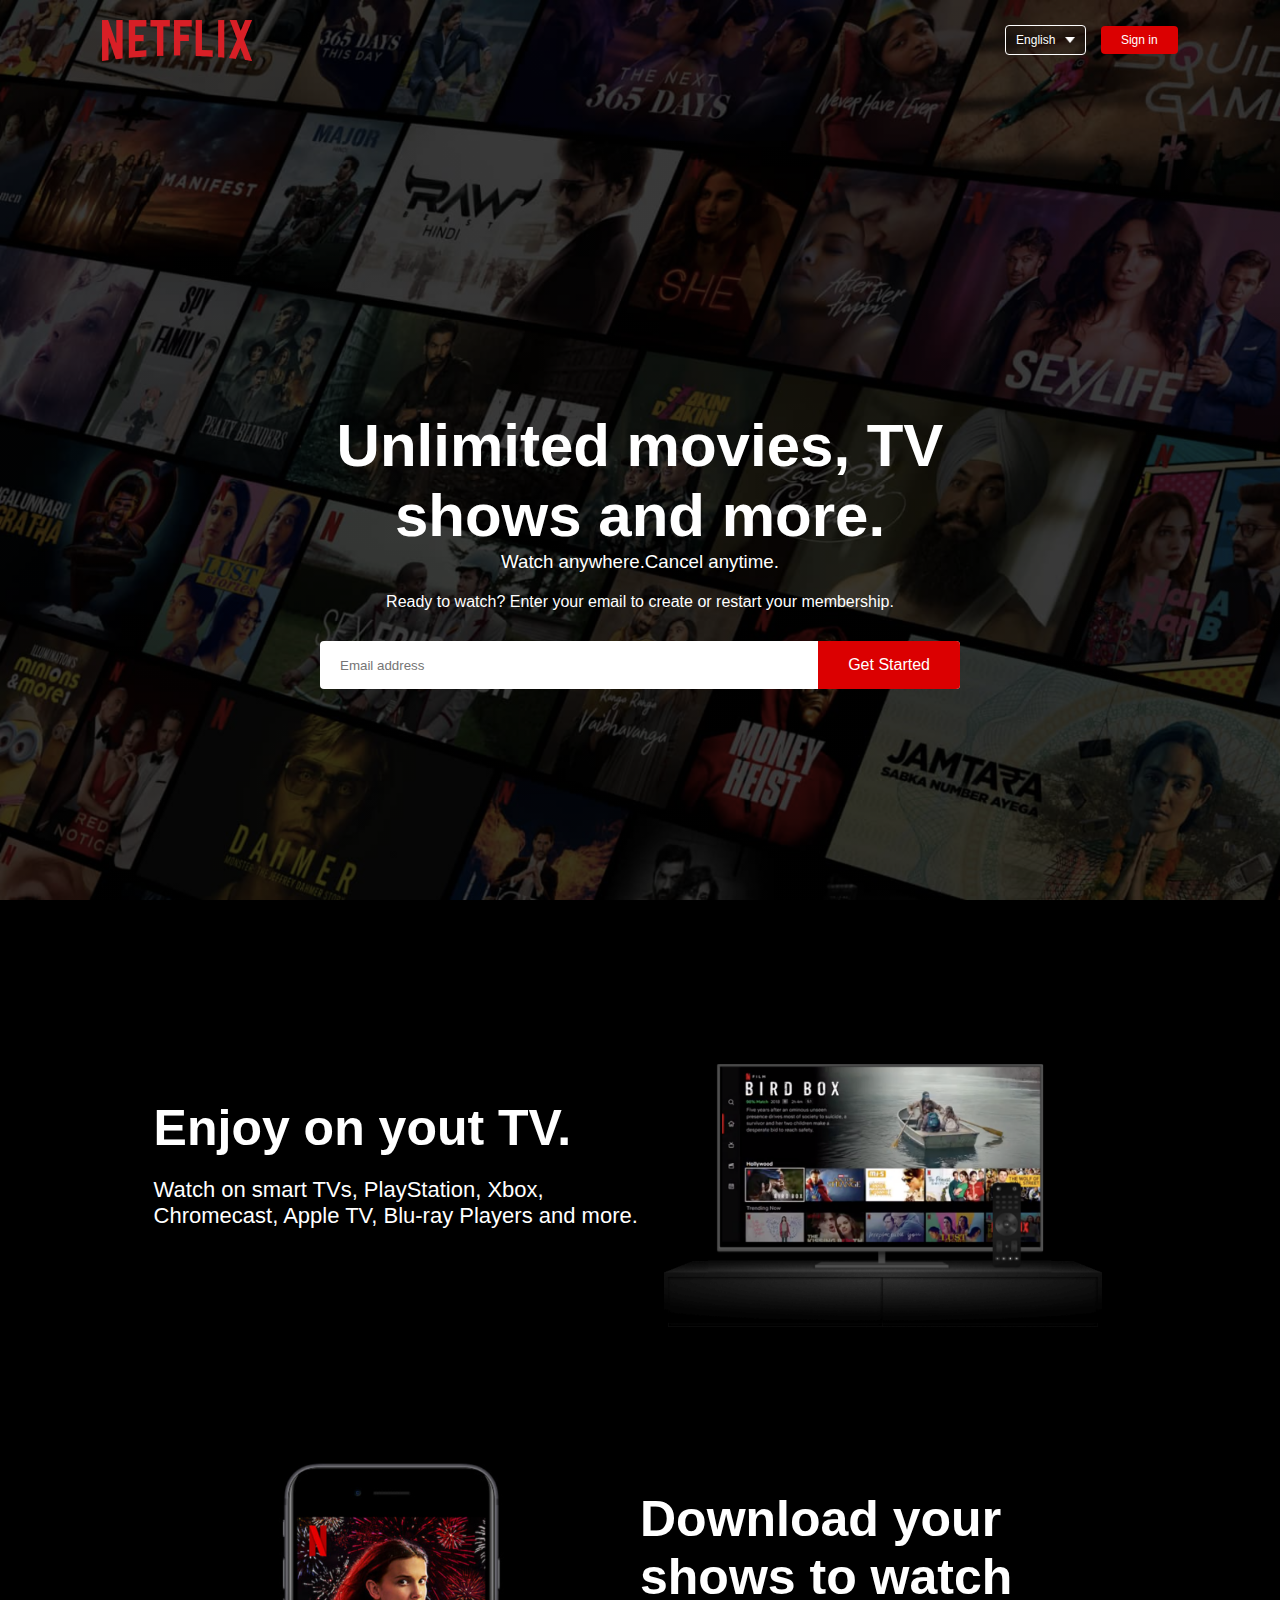
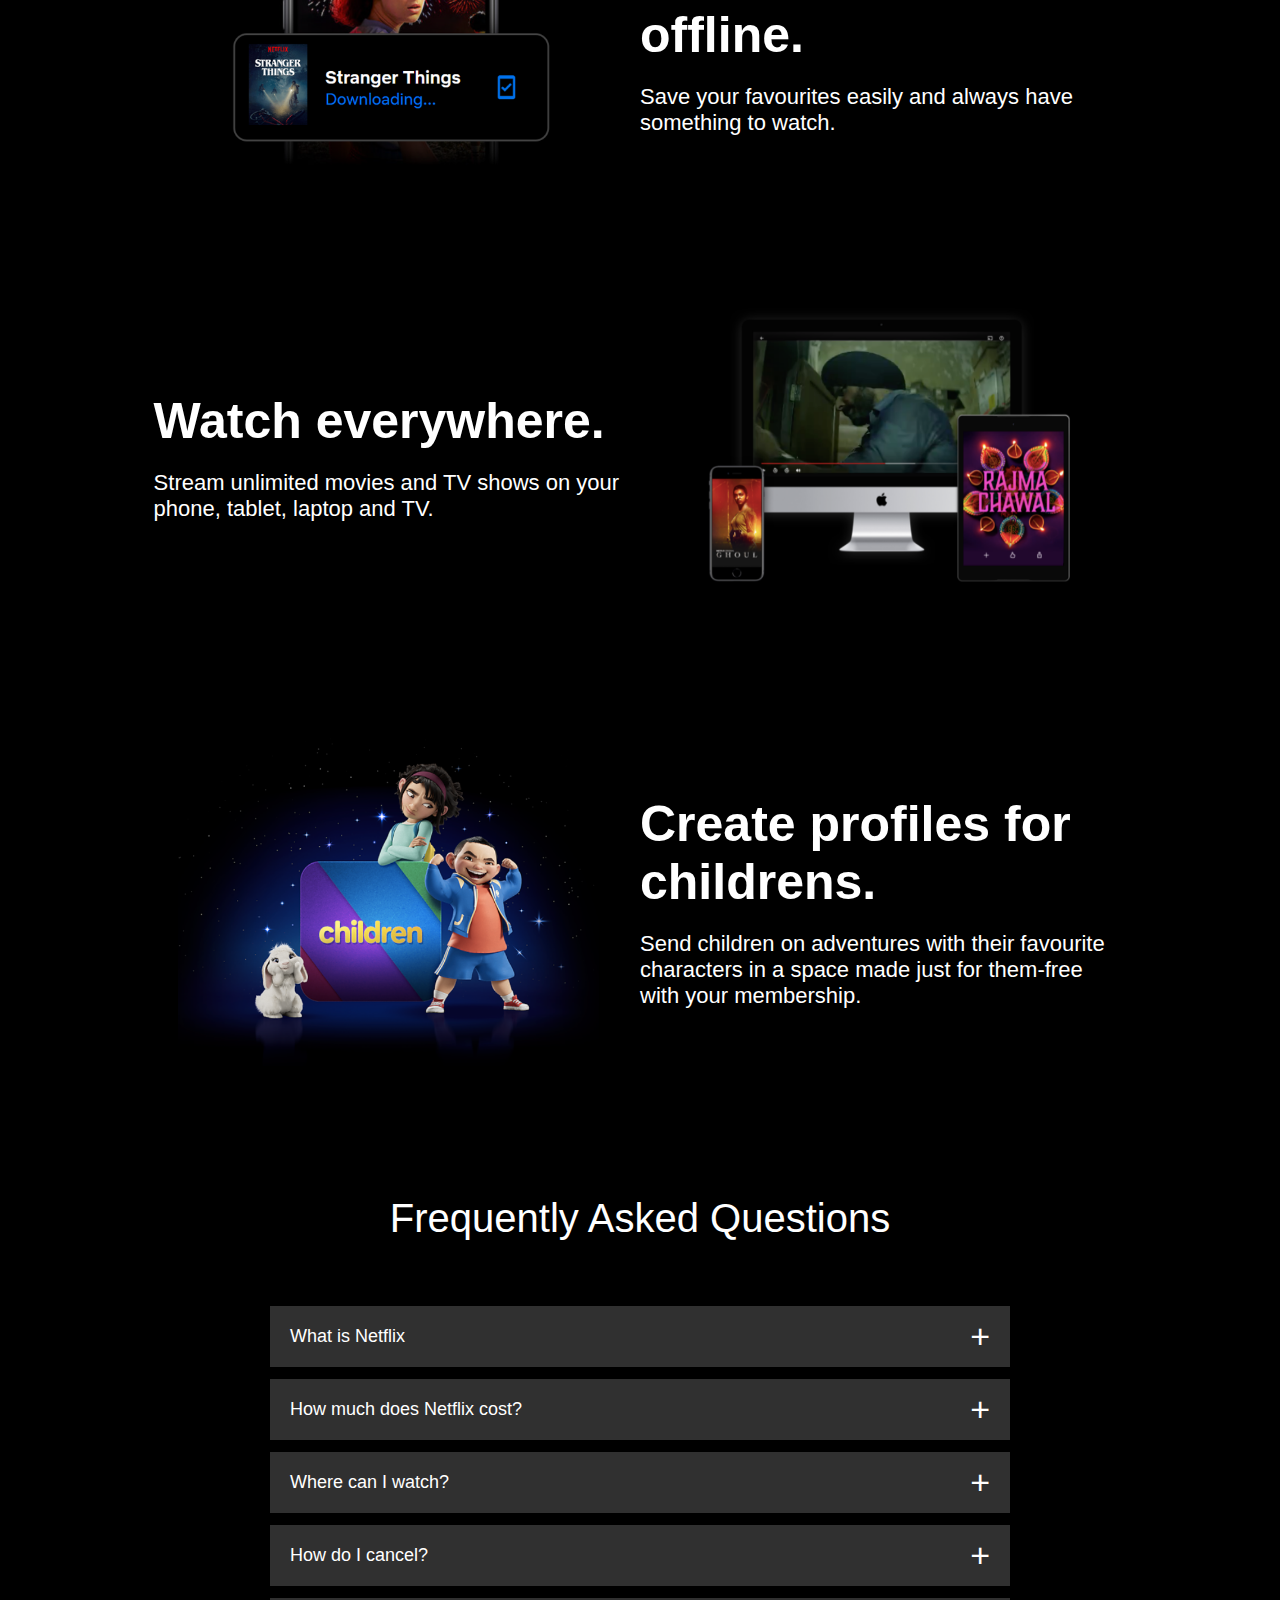
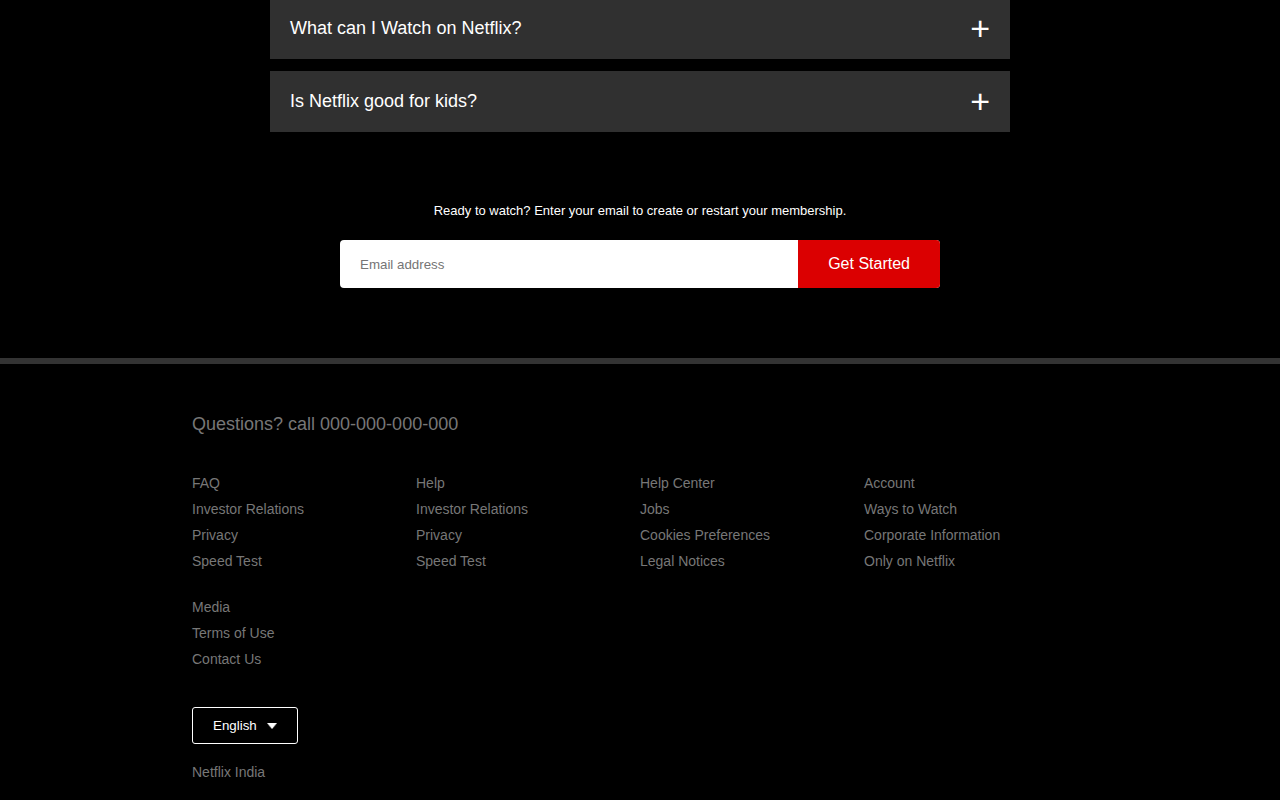
<file: index.html>
<!DOCTYPE html>
<html>
    <head>
        <meta name="viewport" content="width=device-width, intial-scale=1.0">
        <title>Netflix </title>
        <link rel="stylesheet" href="styles.css">
    </head>
    <body>
        <div class="header">
            <nav>
                <img src="images/logo.png" class="logo">
                <div>
                    <button class="language-btn">English<img src="images/down-icon.png"></button>
                    <button>Sign in</button>
                </div>
            </nav>
            <div class="header-content">
                <h1>Unlimited movies, TV shows and more.</h1>
                <h3>Watch anywhere.Cancel anytime.</h3>
                <p>Ready to watch? Enter your email to create or restart your membership.</p>
                <form class="email-signup">
                    <input type="email" placeholder="Email address" required>
                    <button type="submit">Get Started</button>
                </form>
            </div>
        </div>
    <div class="features">
            <div class="row">
                <div class="text-col">
                    <h2>Enjoy on yout TV.</h2>
                    <p>Watch on smart TVs, PlayStation, Xbox, Chromecast, Apple TV, Blu-ray Players and more.</p>
                </div>
                <div class="img-col">
                    <img src="images/feature-1.png">
                </div>
            </div>
        <div class="row">
            <div class="img-col">
                <img src="images/feature-2.png">
            </div>
            <div class="text-col">
                <h2>Download your shows to watch offline.</h2>
                <p>Save your favourites easily and always have something to watch.</p>
            </div>
        </div>
        <div class="row">
            <div class="text-col">
                <h2>Watch everywhere.</h2>
                <p>Stream unlimited movies and TV shows on your phone, tablet, laptop and TV.</p>
            </div>
            <div class="img-col">
                <img src="images/feature-3.png">
            </div>
        </div>
        <div class="row">
            <div class="img-col">
                <img src="images/feature-4.png">
            </div>
            <div class="text-col">
                <h2>Create profiles for childrens.</h2>
                <p>Send children on adventures with their favourite characters in a space made just for them-free with your membership.</p>
            </div>
        </div>
    </div>
        <div class="faq">
            <h2>Frequently Asked Questions</h2>
            <ul class="accordion">
                <li>
                    <input type="radio" name="accordion" id="first">
                    <label for="first">What is Netflix</label>
                    <div class="content">
                        <p>Lorem ipsum dolor sit amet, consectetur adipiscing elit.Ut maximus faucibus lingula in cursus.Aenean elementum maruris tellus, ullamcorper fringilla justo suscipit ut. Ut eu justo semper, cursus velit id, feugiat odio.</p>
                    </div>
                </li>
                <li>
                    <input type="radio" name="accordion" id="second">
                    <label for="second">How much does Netflix cost?</label>
                    <div class="content">
                        <p>Lorem ipsum dolor sit amet, consectetur adipiscing elit.Ut maximus faucibus lingula in cursus.Aenean elementum maruris tellus, ullamcorper fringilla justo suscipit ut. Ut eu justo semper, cursus velit id, feugiat odio.</p>
                    </div>
                </li>
                <li>
                    <input type="radio" name="accordion" id="third">
                    <label for="third">Where can I watch?</label>
                    <div class="content">
                        <p>Lorem ipsum dolor sit amet, consectetur adipiscing elit.Ut maximus faucibus lingula in cursus.Aenean elementum maruris tellus, ullamcorper fringilla justo suscipit ut. Ut eu justo semper, cursus velit id, feugiat odio.</p>
                    </div>
                </li>
                <li>
                    <input type="radio" name="accordion" id="fourth">
                    <label for="fourth">How do I cancel?</label>
                    <div class="content">
                        <p>Lorem ipsum dolor sit amet, consectetur adipiscing elit.Ut maximus faucibus lingula in cursus.Aenean elementum maruris tellus, ullamcorper fringilla justo suscipit ut. Ut eu justo semper, cursus velit id, feugiat odio.</p>
                    </div>
                </li>
                <li>
                    <input type="radio" name="accordion" id="fifth">
                    <label for="fifth">What can I Watch on Netflix?</label>
                    <div class="content">
                        <p>Lorem ipsum dolor sit amet, consectetur adipiscing elit.Ut maximus faucibus lingula in cursus.Aenean elementum maruris tellus, ullamcorper fringilla justo suscipit ut. Ut eu justo semper, cursus velit id, feugiat odio.</p>
                    </div>
                </li>
                <li>
                    <input type="radio" name="accordion" id="sixth">
                    <label for="sixth">Is Netflix good for kids?</label>
                    <div class="content">
                        <p>Lorem ipsum dolor sit amet, consectetur adipiscing elit.Ut maximus faucibus lingula in cursus.Aenean elementum maruris tellus, ullamcorper fringilla justo suscipit ut. Ut eu justo semper, cursus velit id, feugiat odio.</p>
                    </div>
                </li>
            </ul>
            <small>Ready to watch? Enter your email to create or restart your membership.</small>
            <form class="email-signup">
                <input type="email" placeholder="Email address" required>
                <button type="submit">Get Started</button>
            </form>
        </div>
        <div class="footer">
            <h2>Questions? call 000-000-000-000</h2>
            <div class="row">
                <div class="col">
                    <a href="#">FAQ</a>
                    <a href="#">Investor Relations</a>
                    <a href="#">Privacy</a>
                    <a href="#">Speed Test</a>
                </div>
                <div class="col">
                    <a href="#">Help</a>
                    <a href="#">Investor Relations</a>
                    <a href="#">Privacy</a>
                    <a href="#">Speed Test</a>
                </div>
                <div class="col">
                    <a href="#">Help Center</a>
                    <a href="#">Jobs</a>
                    <a href="#">Cookies Preferences</a>
                    <a href="#">Legal Notices</a>
                </div>
                <div class="col">
                    <a href="#">Account</a>
                    <a href="#">Ways to Watch</a>
                    <a href="#">Corporate Information</a>
                    <a href="#">Only on Netflix</a>
                </div>
                <div class="col">
                    <a href="#">Media</a>
                    <a href="#">Terms of Use</a>
                    <a href="#">Contact Us</a>
                </div>
            </div>
            <button class="language-btn">English<img src="images/down-icon.png"></button>
            <p class="copyright-txt">Netflix India</p>
        </div>
    </body>
</html>
</file>
<file: styles.css>
*{
    margin: 0;
    padding: 0;
    font-family: 'Popins', sans-serif;
    box-sizing: border-box;
}
body{
    background-color: #000;
    color: #fff;
}
.header{
    width: 100%;
    height: 100vh;
    background-image: linear-gradient(rgba(0,0,0,0.7),rgba(0,0,0,0.7)),url(images/header-image.png);
    background-size: cover;
    background-position: center;
    padding: 10px 8%;
    position: relative;
}
nav{
    display: flex;
    align-items: center;
    justify-content: space-between;
    padding: 10px 0;
}
.logo{
    width: 150px;
    cursor: pointer;
}
nav button{
    border: 0;
    outline: 0;
    background: #db0001;
    color: #fff;
    padding: 7px 20px;
    font-size: 12px;
    border-radius: 4px;
    margin-left: 10px;
    cursor: pointer;
}
.language-btn{
    display: inline-flex;
    align-items: center;
    background: transparent;
    border: 1px solid #fff;
    padding: 7px 10px;
}
.language-btn img{
    width: 10px;
    margin-left: 10px;
}
.header-content{
    position: absolute;
    top: 50%;
    left: 50%;
    transform: translate(-50%,-50%);
    text-align: center;
    margin-top: 100px;
}
.header-content h1{
    font-size: 60px;
    line-height: 70px;
    font-weight: 600;
    max-width: 650px;

}
.header-content h3{
    font-weight: 400;
    margin-bottom: 20px;
}
.email-signup{
    background: #fff;
    border-radius: 4px;
    display: flex;
    align-items: center;
    margin-top: 30px;
    overflow: hidden;
}
.email-signup input{
    flex: 1;
    border: 0;
    outline: 0;
    margin-left: 20px;
}
.email-signup button{
    background: #db0001;
    border: 0;
    outline: 0;
    color: #fff;
    font-size: 16px;
    cursor: pointer;
    padding: 15px 30px;
}
.features{
    padding: 50px 12%;
    font-size: 22px;
}
.row{
    display: flex;
    width: 100%;
    align-items: center;
    flex-wrap: wrap;
    padding: 50px 0;
}
.text-col{
    flex-basis: 50%;
    margin-bottom: 20px;
}
.img-col{
    flex-basis: 50%;
    margin-bottom: 20px;
}
.img-col img{
    display: block;
    width: 90%;
    margin: auto;
}
.features h2{
    font-size: 50px;
    font-weight: 600;
    margin-bottom: 20px;
}
.faq{
    padding: 10px 12%;
    text-align: center;
    font-size: 18px;
}
.faq h2{
    font-weight: 500;
    font-size: 40px;
}
.accordion{
    margin: 60px auto;
    width: 100%;
    max-width: 750px;
}
.accordion li{
    list-style: none;
    width: 100%;
    padding: 5px;
}
.accordion li label{
    display: flex;
    align-items: center;
    padding: 20px;
    font-size: 18px;
    font-weight: 500;
    background: #303030;
    margin-bottom: 2px;
    cursor: pointer;
    position: relative;
}
label::after{
    content: '+';
    font-size: 34px;
    position: absolute;
    right: 20px;
    transition: transform 0.5s;
}
input[type="radio"]{
    display: none;
}
.accordion .content{
    background: #303030;
    text-align: left;
    padding: 0 20px;
    max-height: 0;
    overflow: hidden;
    transition: max-height 0.5s, padding 0.5s;
}
.accordion input[type="radio"]:checked + label + .content{
    max-height: 600px;
    padding: 30px 20px;
}
.accordion input[type="radio"]:checked + label::after{
    transform: rotate(135deg);
}
.faq .email-signup{
    max-width: 600px;
    margin: 20px auto 60px;
}
.faq small{
    font-size: 13px;
}
.footer{
    padding: 50px 15% 10px;
    border-top: 6px solid #333;
    color: #777;
}
.footer h2{
    font-size: 18px;
    font-weight: 400;
    margin-bottom: 30px;
}
.footer .col{
    flex-basis: 25%;
    flex-grow: 1;
    margin-bottom: 20px;
}
.footer .col a{
    display: block;
    text-decoration: none;
    color: #777;
    font-size: 14px;
    margin-bottom: 10px;
}
.footer .row{
    align-items: flex-start;
    padding: 10px 0;
}
.footer .language-btn{
    color: #fff;
    padding: 10px 20px;
    border-radius: 3px;
}
.copyright-txt{
    font-size: 14px;
    margin-top: 20px;
    margin-bottom: 10px;
}
@media only screen and (max-width: 600px){
    .logo{
        width: 100px;
    }
    nav button{
        padding: 5px 10px;
    }
    nav .language-btn{
        padding: 4px 8px;
    }
    .header-content{
        position: unset;
        transform: none;
        padding-top: 150px;
    }
    .header-content h1{
        font-size: 30px;
    }
    .email-signup button{
        font-size: 12px;
        padding: 10px 15px;
    }
    .text-col , .img-col{
        flex-basis: 100%;
    }
    .features h2{
        font-size: 30px;
    }
    .features p{
        font-size: 15px;
    }
    .row:nth-child(2), .row:nth-child(4){
        flex-direction: column-reverse;
    }
    .features .row{
        padding: 10px 0;
    }
    .faq h2{
        font-size: 20px;
    }
    .accordion .content{
        font-size: 14px;
    }
    .accordion li label{
        padding: 10px;
        font-size: 14px;
    }
    label::after{
        font-size: 22px;
    }
}
</file>
